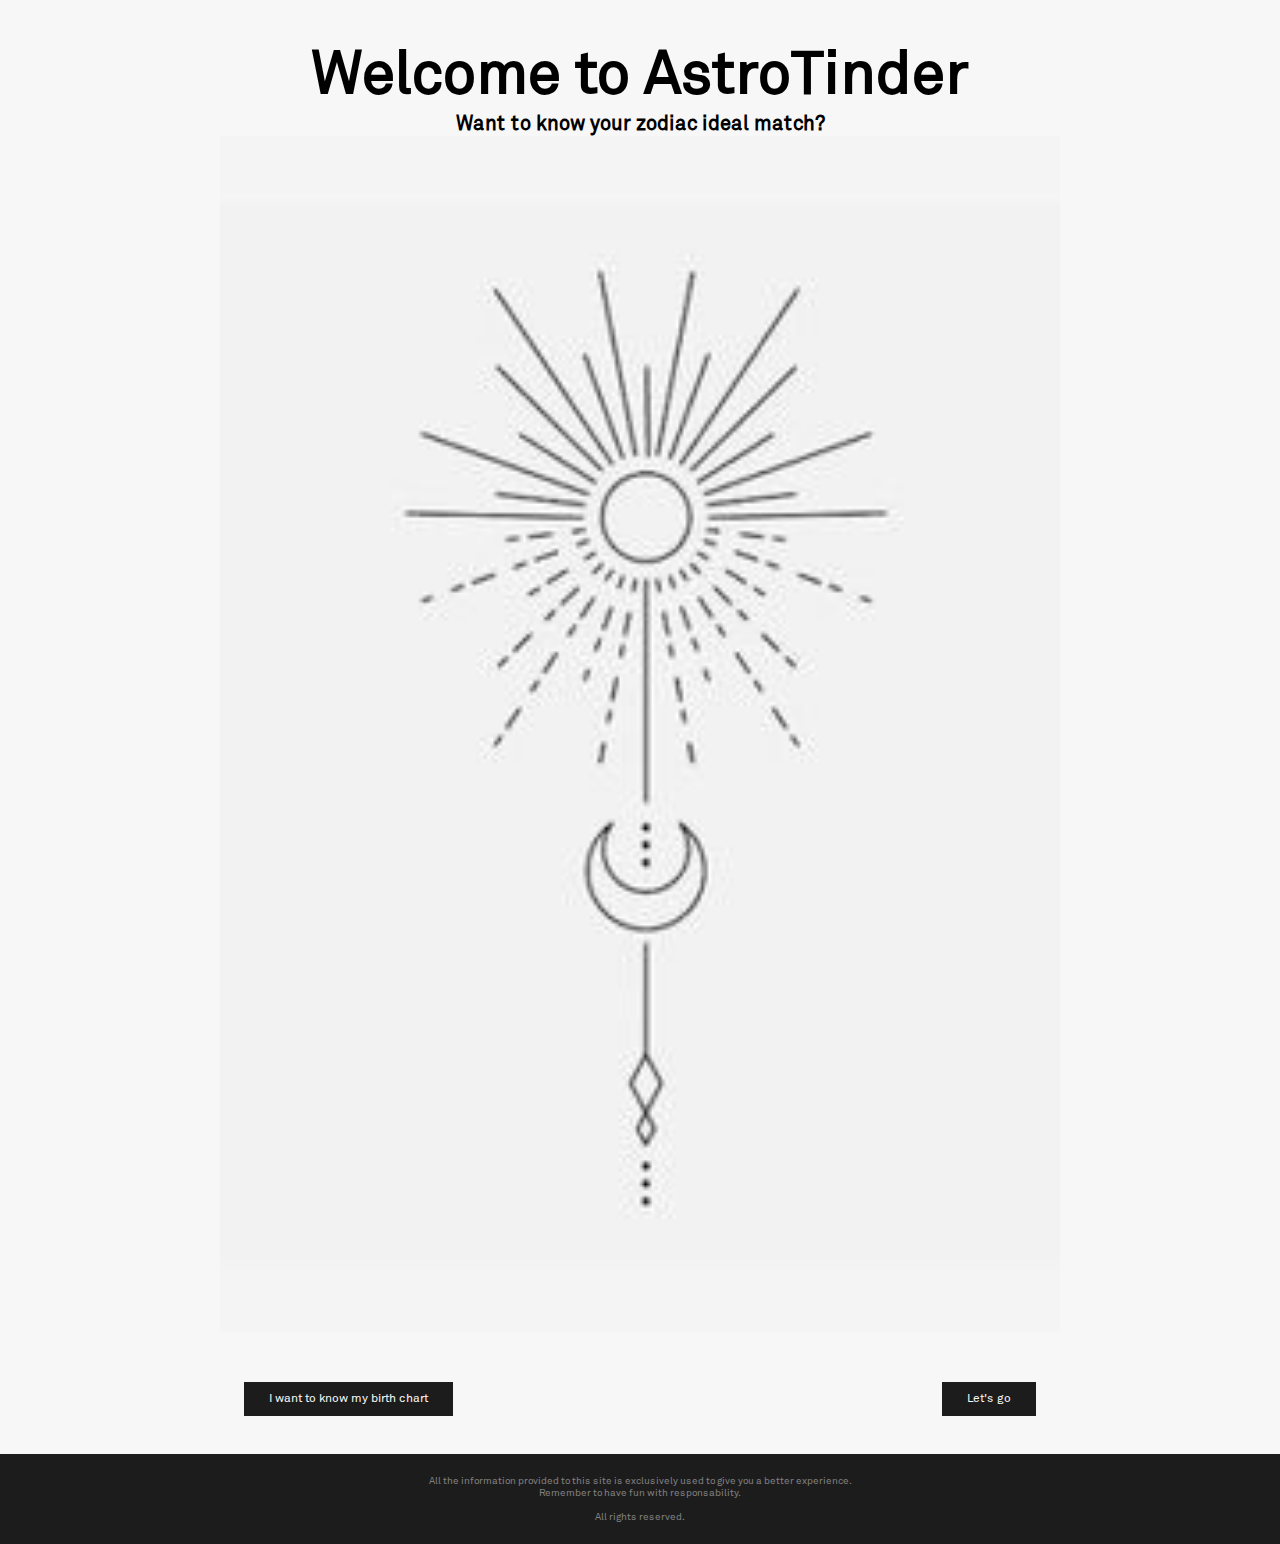
<file: index.html>
<!DOCTYPE html>
<html lang="en">
<head>
    <meta charset="UTF-8">
    <meta http-equiv="X-UA-Compatible" content="IE=edge">
    <meta name="viewport" content="width=device-width, initial-scale=1.0">
    <title>AstroTinder</title>
    <link rel="stylesheet" href="style1.css">
</head>
<body>
    <header> 
        <div class="tit">
            <h1>Welcome to AstroTinder</h1>
            <h6>Want to know your zodiac ideal match?</h6>
            <img src="lp.png" alt="Astrology pic" width=70%>
        </div>  
    </header>
    <main>
        <div class="boton">
            <button onclick="location.href='birth.html'">I want to know my birth chart</button>
            <button onclick="location.href='first.html'">Let's go</button>
        </div>
    </main>
    <br/><br/>
    <footer>
        All the information provided to this site is exclusively used to give you a better experience.<br/>
        Remember to have fun with responsability.<br/><br/>
        All rights reserved.
    </footer>
</body>
</html>
</file>
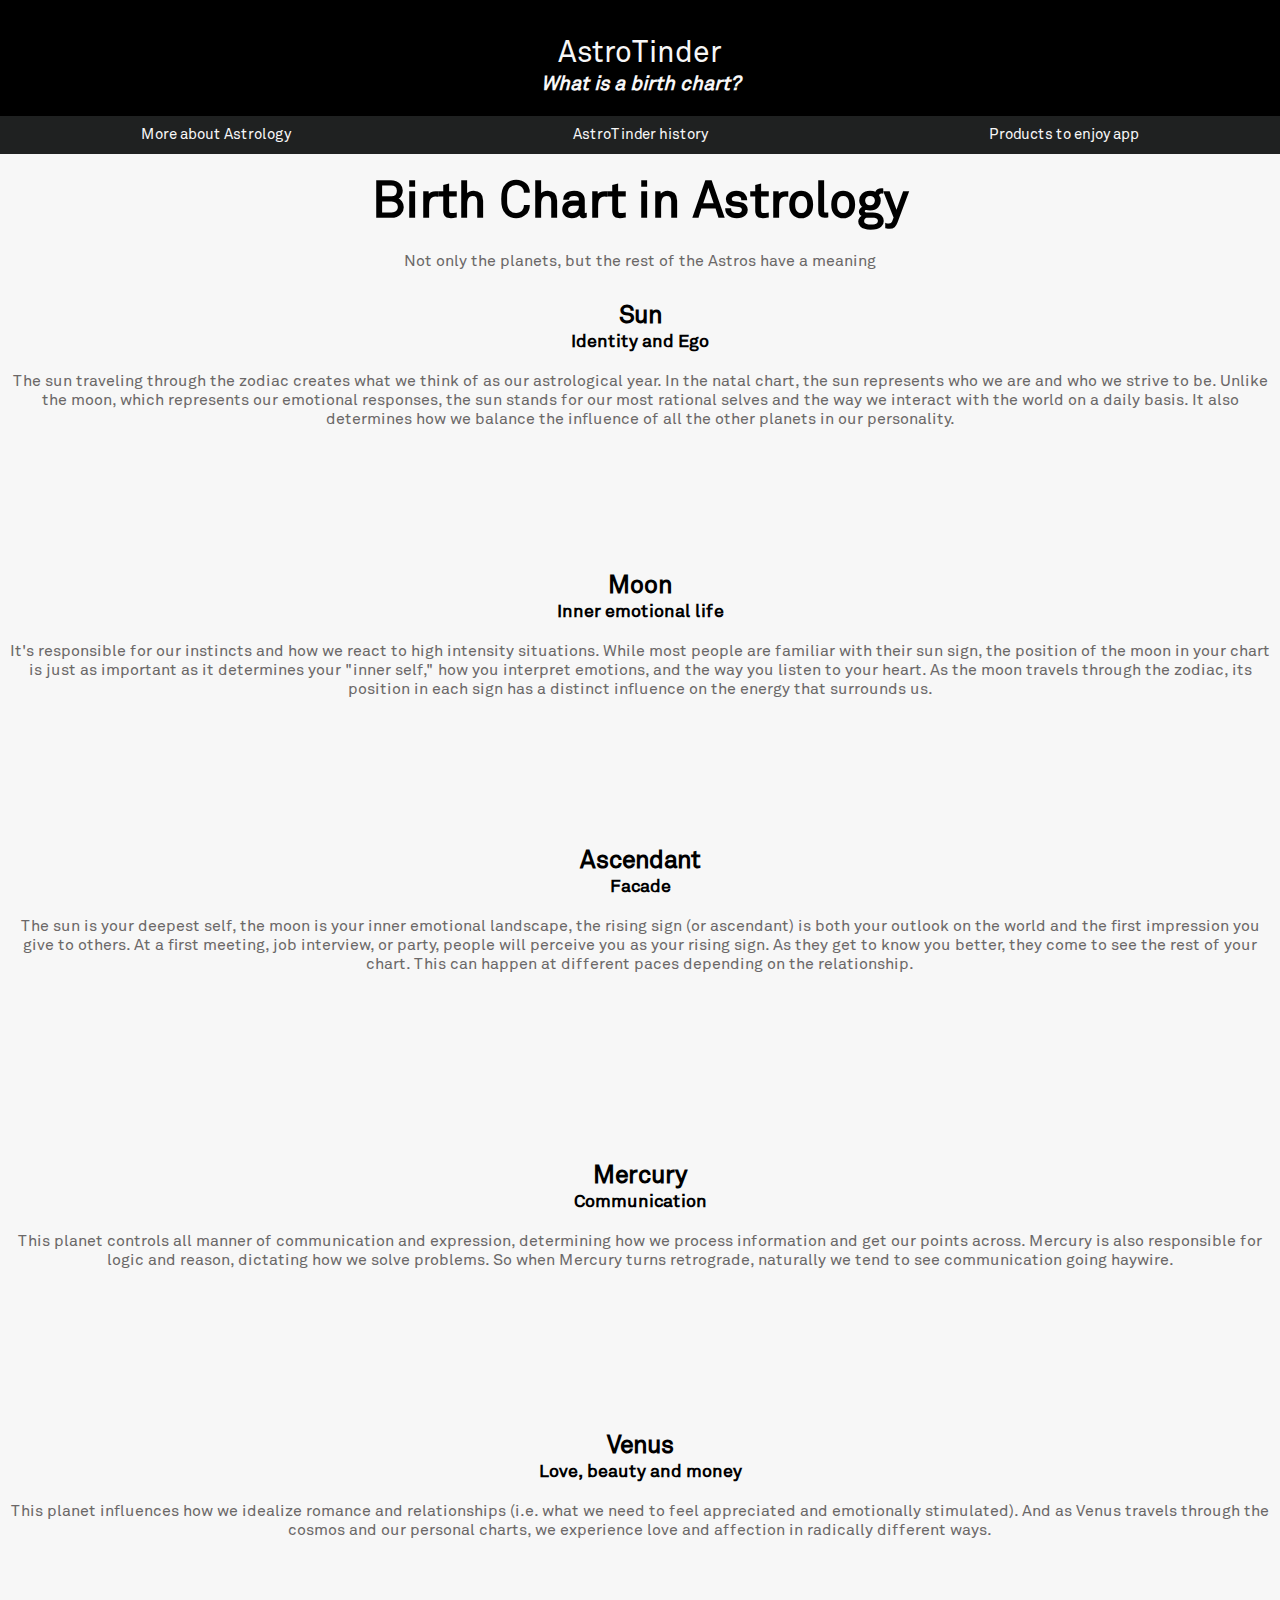
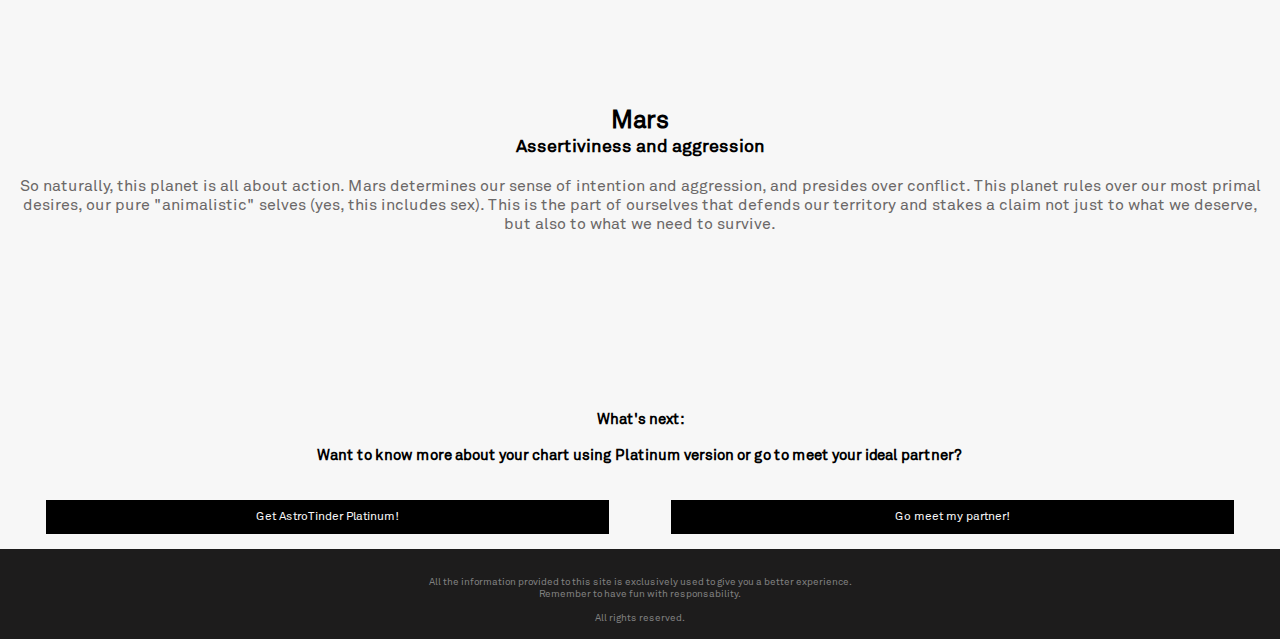
<file: birth.html>
<!DOCTYPE html>
<html lang="en">
<head>
    <meta charset="UTF-8">
    <meta http-equiv="X-UA-Compatible" content="IE=edge">
    <meta name="viewport" content="width=device-width, initial-scale=1.0">
    <title>Birth Chart</title>
    <link rel="stylesheet" href="style2.css">
</head>
<body>
    <header>
        <br/>AstroTinder<br/>
        <h6>What is a birth chart? </h6>
    </header>
    <main>
        <ul>
            <a href=""><li>More about Astrology</li></a>
            <a href=""><li>AstroTinder history</li></a>
            <a href=""><li>Products to enjoy app</li></a>
        </ul>
        <br/>
        <h3>Birth Chart in Astrology</h3><br/>
        <p class="sub">Not only the planets, but the rest of the Astros have a meaning</p>
        <div class="tresbloquesf">
            <div class="d1">
                <h2>Sun</h2>
                <h4>Identity and Ego</h4><br/>
                <p>The sun traveling through the zodiac creates what we think of as our astrological year. In the natal chart, the sun represents who we are and who we strive to be. Unlike the moon, which represents our emotional responses, the sun stands for our most rational selves and the way we interact with the world on a daily basis. It also determines how we balance the influence of all the other planets in our personality.</p><br/>
                
            </div>
            <div class="d2">
                <h2>Moon</h2>
                <h4>Inner emotional life</h4><br/>
                <p>It's responsible for our instincts and how we react to high intensity situations. While most people are familiar with their sun sign, the position of the moon in your chart is just as important as it determines your "inner self," how you interpret emotions, and the way you listen to your heart. As the moon travels through the zodiac, its position in each sign has a distinct influence on the energy that surrounds us.</p><br/>
                
            </div>
            <div class="d3">
                <h2>Ascendant</h2>
                <h4>Facade</h4><br/>
                <p>The sun is your deepest self, the moon is your inner emotional landscape, the rising sign (or ascendant) is both your outlook on the world and the first impression you give to others. At a first meeting, job interview, or party, people will perceive you as your rising sign. As they get to know you better, they come to see the rest of your chart. This can happen at different paces depending on the relationship.</p><br/>
            </div>
        </div>
        <div class="tresbloquess">
            <div class="d1">
                <h2>Mercury</h2>
                <h4>Communication</h4><br/>
                <p>This planet controls all manner of communication and expression, determining how we process information and get our points across. Mercury is also responsible for logic and reason, dictating how we solve problems. So when Mercury turns retrograde, naturally we tend to see communication going haywire. </p><br/>
            </div>
            <div class="d2">
                <h2>Venus</h2>
                <h4>Love, beauty and money</h4><br/>
                <p>This planet influences how we idealize romance and relationships (i.e. what we need to feel appreciated and emotionally stimulated). And as Venus travels through the cosmos and our personal charts, we experience love and affection in radically different ways.</p><br/>
            </div>
            <div class="d3">
                <h2>Mars</h2>
                <h4>Assertiviness and aggression</h4><br/>
                <p>So naturally, this planet is all about action. Mars determines our sense of intention and aggression, and presides over conflict. This planet rules over our most primal desires, our pure "animalistic" selves (yes, this includes sex). This is the part of ourselves that defends our territory and stakes a claim not just to what we deserve, but also to what we need to survive.</p><br/>
            </div>
        </div>
        <h5>What's next: <br/><br/> Want to know more about your chart using Platinum version or go to meet your ideal partner?</h5>
        <div class="boton">
            <button onclick="location.href='formulario.html'">Get AstroTinder Platinum!</button>
            <button onclick="location.href='first.html'">Go meet my partner!</button>
        </div>
        
    </main>
    <footer>
        <br/>
        All the information provided to this site is exclusively used to give you a better experience.<br/>
        Remember to have fun with responsability.<br/><br/>
        All rights reserved.
    </footer> 
</body>
</html>

<!-- end -->
</file>
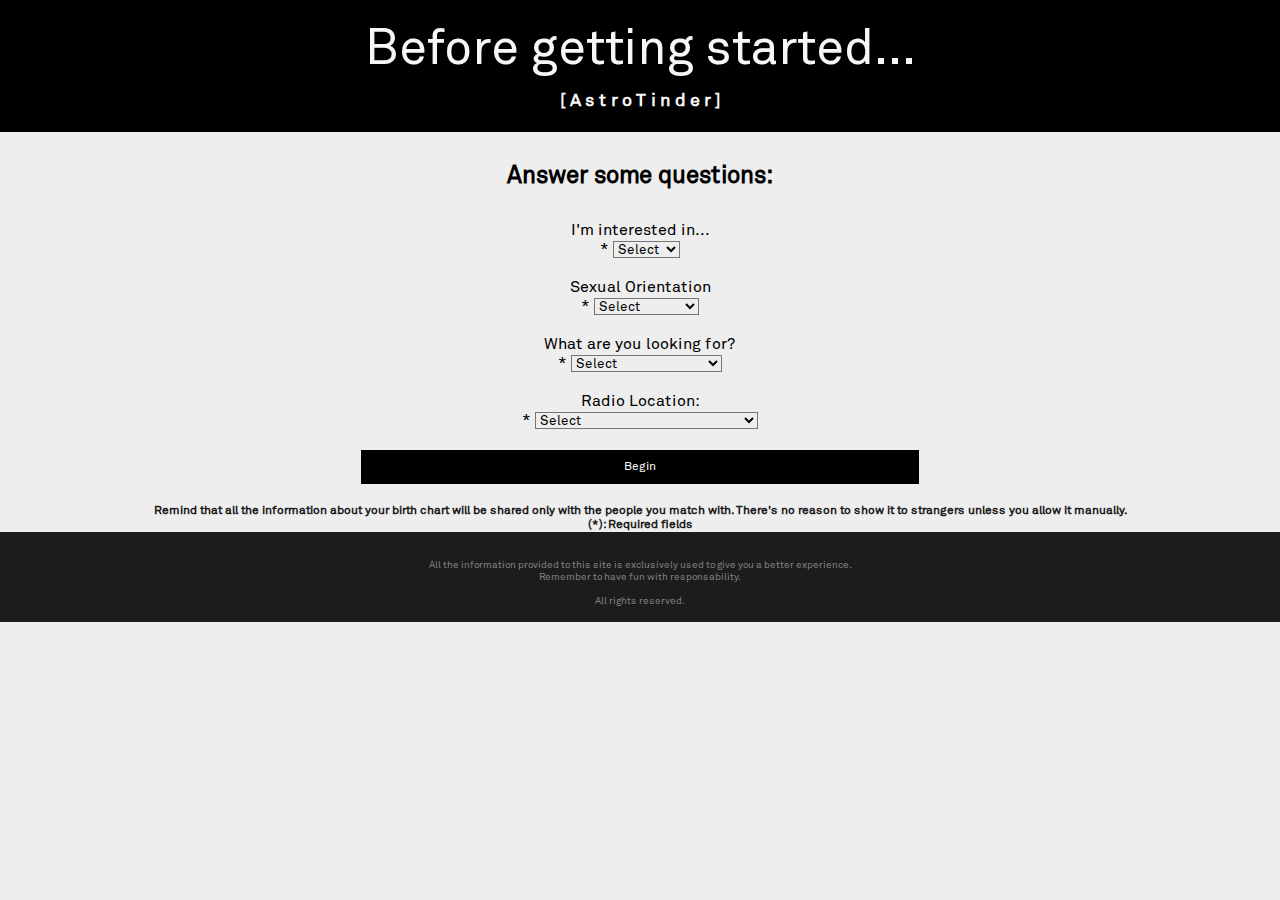
<file: first.html>
<!DOCTYPE html>
<html lang="en">
<head>
    <meta charset="UTF-8">
    <meta http-equiv="X-UA-Compatible" content="IE=edge">
    <meta name="viewport" content="width=device-width, initial-scale=1.0">
    <title>Steps</title>
    <link rel="stylesheet" href="style3.css">
</head>
<body>
    <header>
        Before getting started...
        <h6>[ A s t r o T i n d e r ]</h6>
    </header>
    <main>
        <h2>Answer some questions:</h2>
        <div class="primera">I'm interested in...<br/>*
        <select name="Gender" id="" required>
            <option value="">Select</option>
            <option value="1">Men</option>
            <option value="1">Women</option>
            <option value="1">Both</option>
        </select></div><br/>
        <div class="primera">Sexual Orientation<br/>*
            <select name="Gender" id="" required>
                <option value="">Select</option>
                <option value="1">Heterosexual</option>
                <option value="1">Homosexual</option>
                <option value="1">Transexual</option>
                <option value="1">Bisexual</option>
                <option value="1">Other</option>
            </select></div><br/>
        <div class="primera">What are you looking for?<br/>*
        <select name="option" id="" required>
            <option value="">Select</option>
            <option value="1">Casual dating</option>
            <option value="1">Nothing serious</option>
            <option value="1">Relationship</option>
            <option value="1">Just friends</option>
            <option value="1">Sugar baby</option>
            <option value="1">Sugar mommy/daddy</option>
            <option value="1">I don't know</option>
        </div></select><br/><br/>
        <div class="primera">Radio Location:<br/>*
        <select name="location" id="" required>
            <option value="">Select</option>
            <option value="1">Closer (0-6km)</option>
            <option value="1">Further (0-12km)</option>
            <option value="1">Any province</option>
            <option value="1">Same country</option>
            <option value="1">Worldwide (only for Gold+ users)</option>
        </div></select><br/>
        <div class="boton">
            <button onclick="location.href='options.html'">Begin</button>
        </div>
        <h5>Remind that all the information about your birth chart will be shared only with the people you match with. There's no reason to show it to strangers unless you allow it manually.     </h5>
        <h5>(*): Required fields</h5>
    </main>
    <footer>
        <br/>
        All the information provided to this site is exclusively used to give you a better experience.<br/>
        Remember to have fun with responsability.<br/><br/>
        All rights reserved.
</body>
</html>
</file>
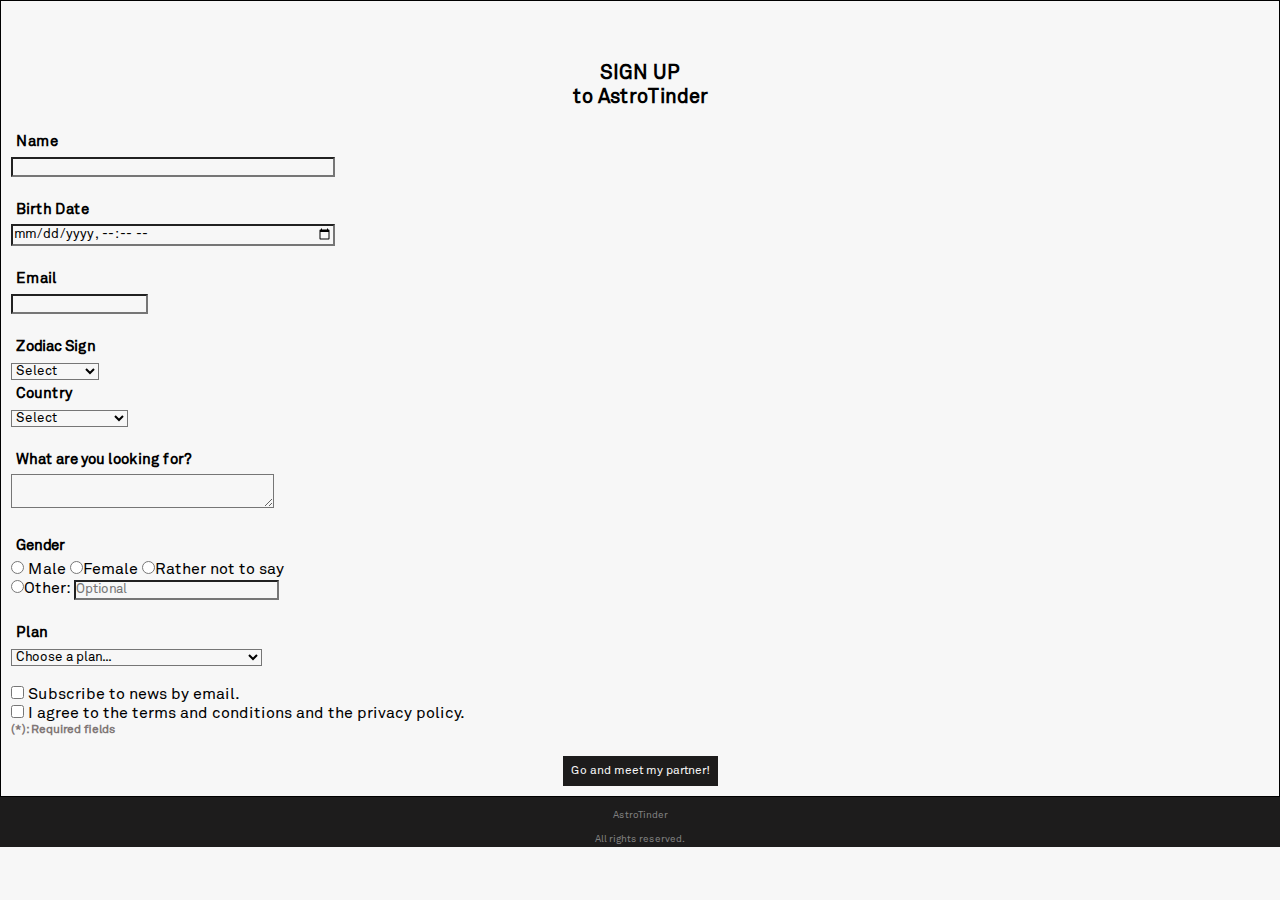
<file: formulario.html>
<!DOCTYPE html>
<html lang="en">
<head>
    <meta charset="UTF-8">
    <meta http-equiv="X-UA-Compatible" content="IE=edge">
    <meta name="viewport" content="width=device-width, initial-scale=1.0">
    <title>Sign up | AstroTinder</title>
</head>
    <link rel="stylesheet" href="style.css">
<body>
    <div id="container">
            <form action="">
                <div class="fondo">
                    <h1>SIGN UP <br/>to AstroTinder</h1>
                    <label for=""> <br/><p>Name</p> 
                    <input name="name" type="text" minlength="2" required>
                    </label>
                    <br/>
                    <label for=""> <br/><p>Birth Date</p>
                    <input name="age" type="datetime-local" required>
                    </label>
                    <br/>   
                    <label for=""> <br/><p>Email</p>
                        <input name="email" type="email" required>
                        </label>
                        <br/>   
                    <label for=""> <br/><p>Zodiac Sign</p>
                    </label>
                    <select name="zodiac sign" id="" required>
                        <option value="">Select</Moneda></option>
                        <option value="1">Aries</option>
                        <option value="1">Taurus</option>
                        <option value="1">Gemini</option>
                        <option value="1">Cancer</option>
                        <option value="1">Leo</option>
                        <option value="1">Virgo</option>
                        <option value="1">Libra</option>
                        <option value="1">Scorpio</option>
                        <option value="1">Sagittarius</option>
                        <option value="1">Capricorn</option>
                        <option value="1">Aquarius</option>
                        <option value="1">Pisces</option>
                    </select>
                    <label for=""> <br/><p>Country</p>
                    </label>
                    <select name="Country" id="" required>
                        <option value="">Select</Moneda></option>
                        <option value="1">Peru</option>
                        <option value="1">Argentina</option>
                        <option value="1">Colombia</option>
                        <option value="1">Venezuela</option>
                        <option value="1">Ecuador</option>
                        <option value="1">Brazil</option>
                        <option value="1">Chile</option>
                        <option value="1">Mexico</option>
                        <option value="1">Estados Unidos</option>
                        <option value="1">Paraguay</option>
                        <option value="1">Uruguay</option>

                    </select>
                    <br/>
                    <label for=""> <br/><p>What are you looking for?</p>
                    <textarea name id rows="2" cols="40" minlength="6" required></textarea>   
                    </label>
                    <br/>
                    <label for=""><br/><p>Gender</p>
                        <label>
                            <input name="Gender" type="radio" required> Male
                        </label>
                        <label>
                            <input name="Gender" type="radio">Female
                        </label>
                        <label>
                            <input name="Gender" type="radio">Rather not to say
                        </label>
                        <br/>
                        <label>
                            <input name="Gender" type="radio">Other:
                            <input name="Gender" type="text" placeholder="Optional" size="31">
                            <br/>
                        </label>
                    </label>
                    <label for=""><br/><p> Plan</p>
                        <select name="" id= "" required>
                            <option value="">Choose a plan...</option>
                            <option value="1"> Free</option>
                            <option value="1"> Gold: $24.99 per month (monthly) </option>
                            <option value="1"> Platinum: $19.99 per month (3 months)</option>
                            <option value="1"> Diamond: $10.99 per month (6 months)</option>
                        </select>
                    </label><br/><br/>
                    <label>
                    <label>
                        <input name="" type="checkbox"> Subscribe to news by email.
                    </label> <br/>
                    <label>
                        <input name="" type="checkbox" required> I agree to the terms and conditions and the privacy policy.
                    </label>

            
                <h6>(*): Required fields</h6>
                <br/>
                <div class="boton">
                    <button onclick="location.href='index.html'"> Go and meet my partner!</button>
                </div>
                </div> 
                
            </form>
    </div>
    <footer>
        <br/>
        AstroTinder<br/><br/>
        All rights reserved.
    </footer> 
    
</body>
</html>
</file>
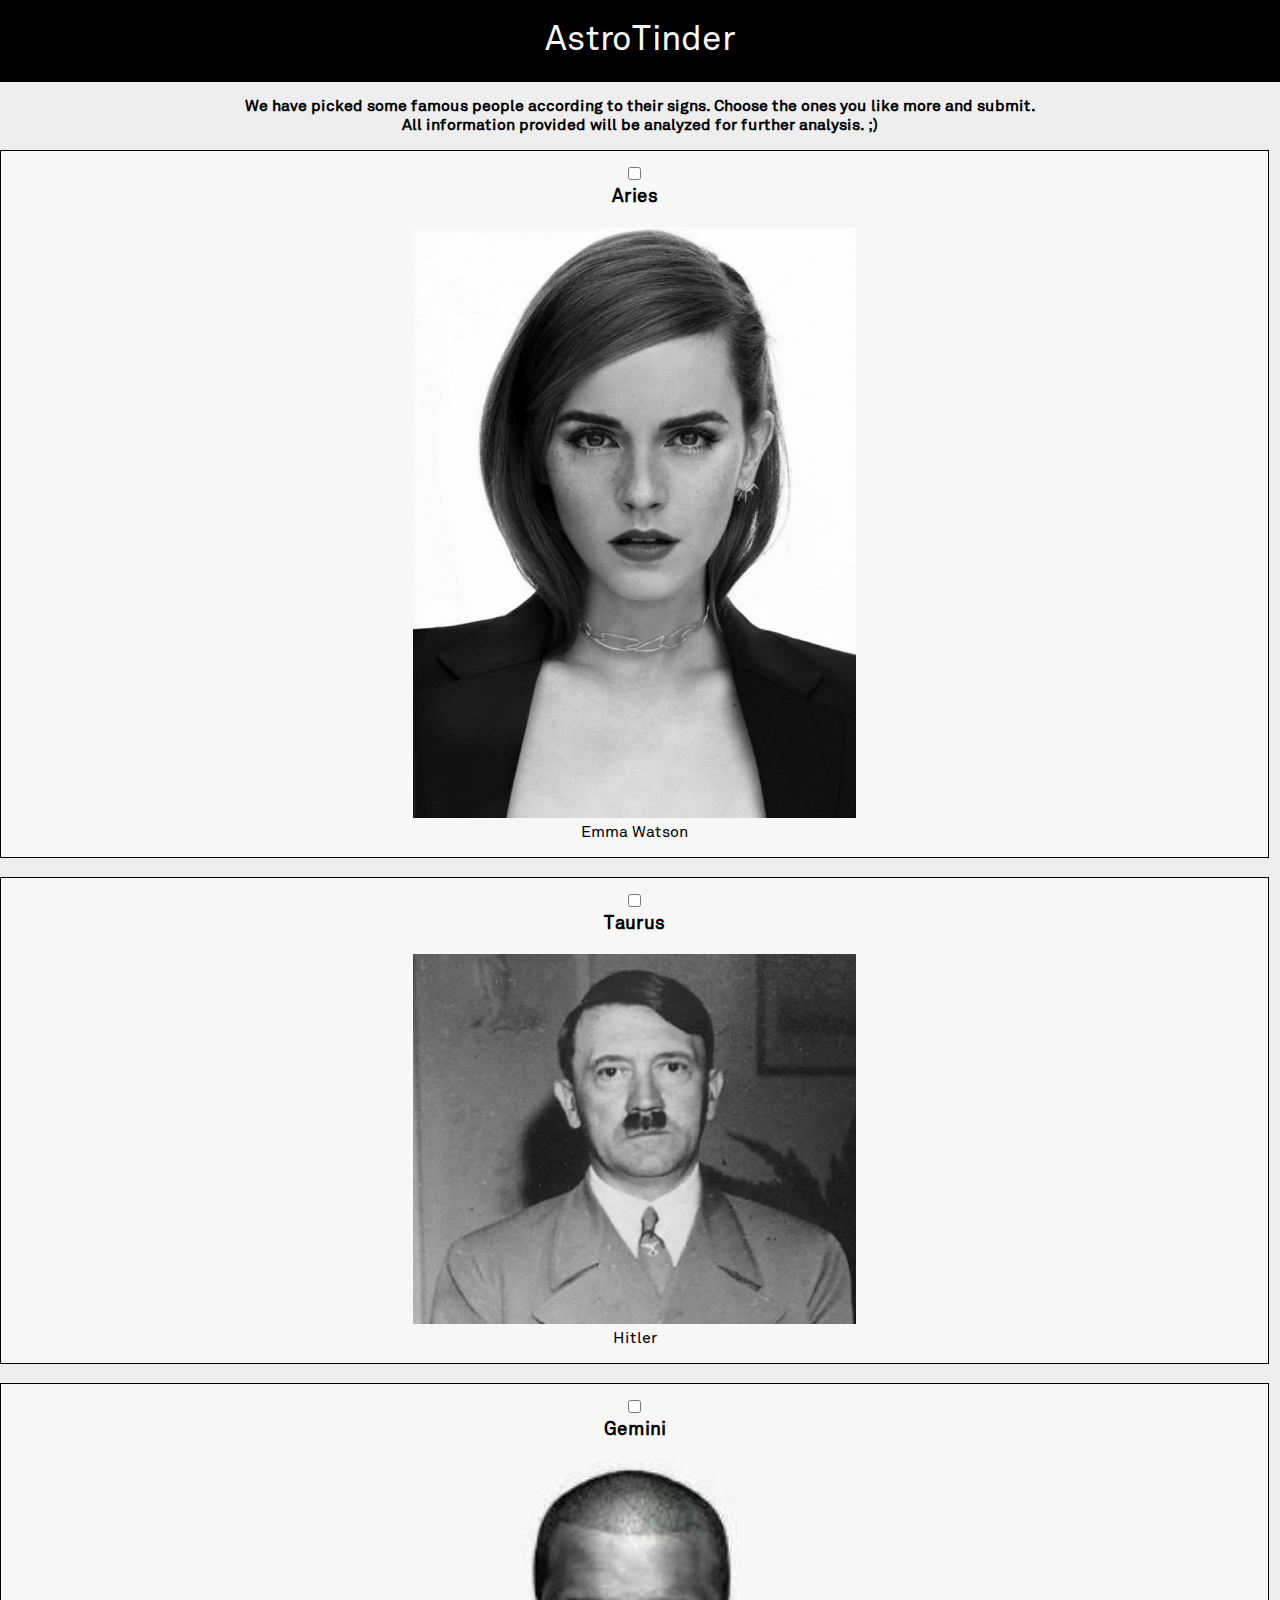
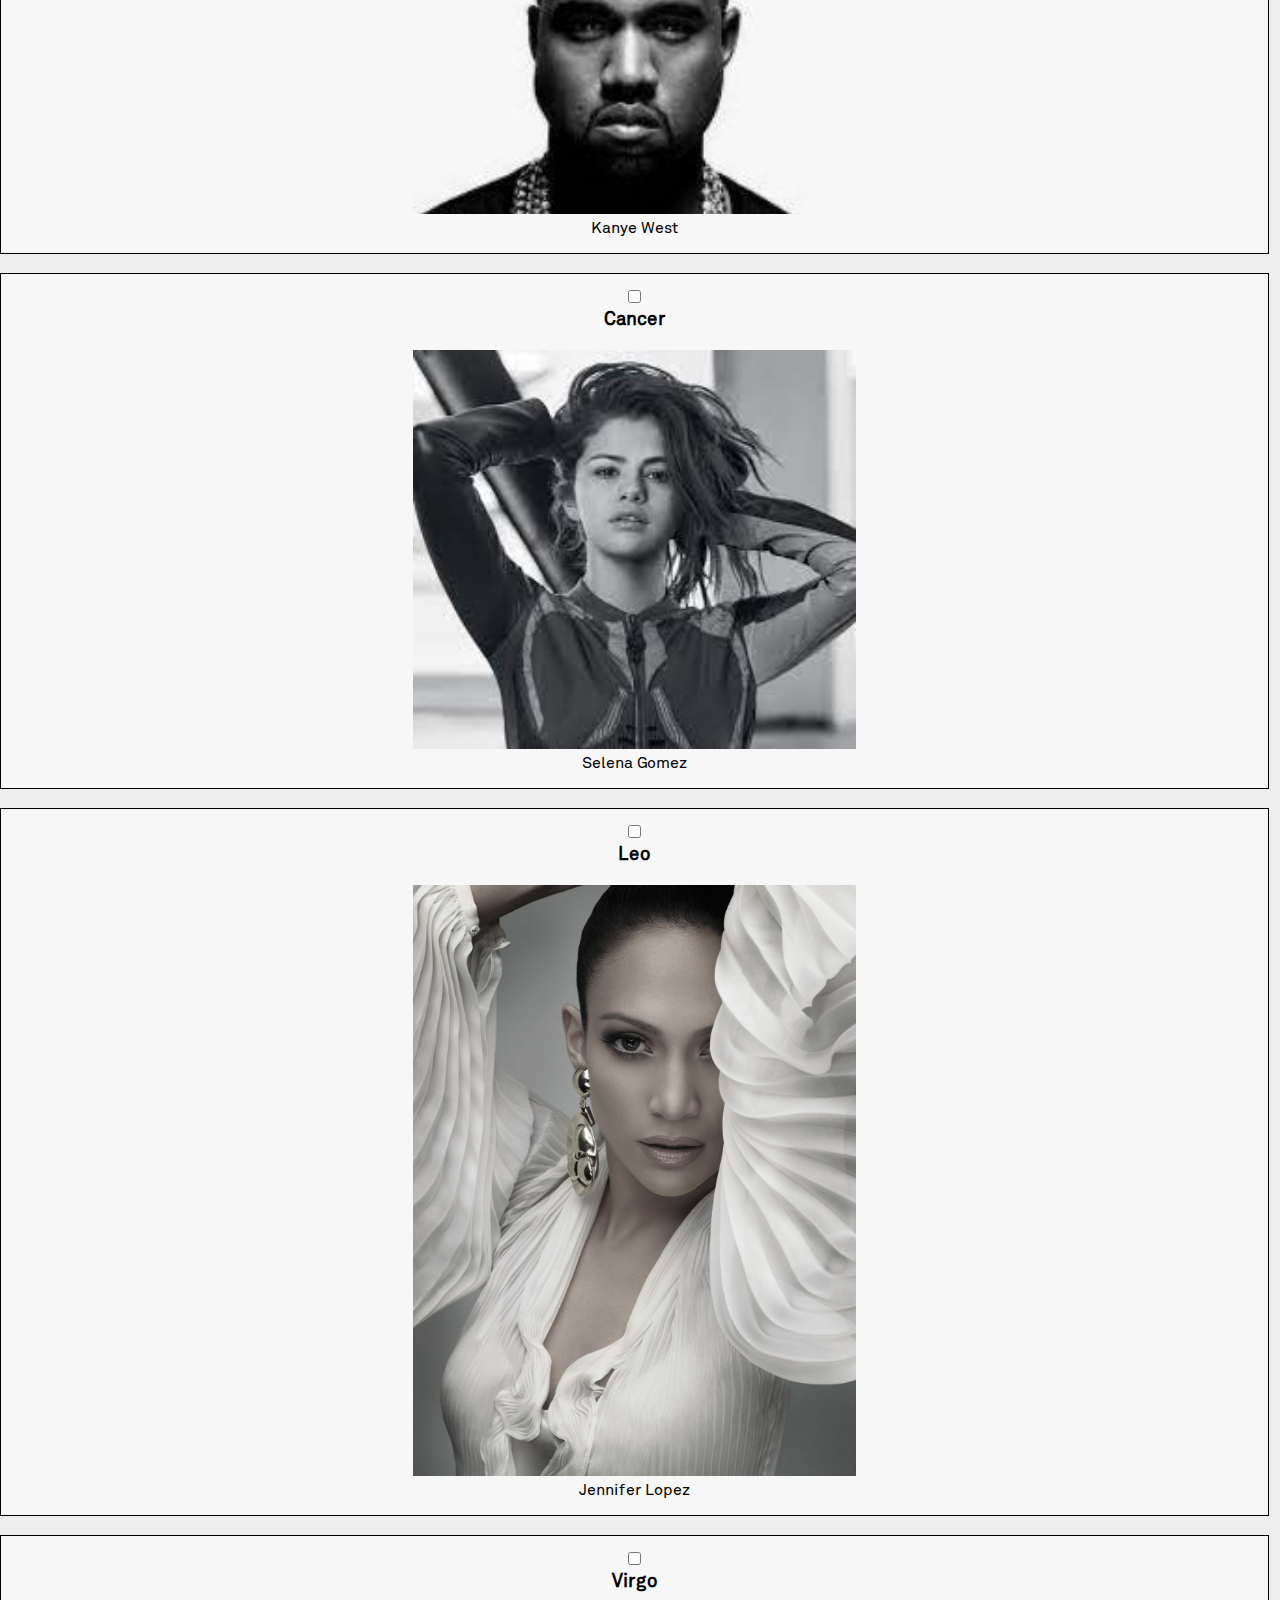
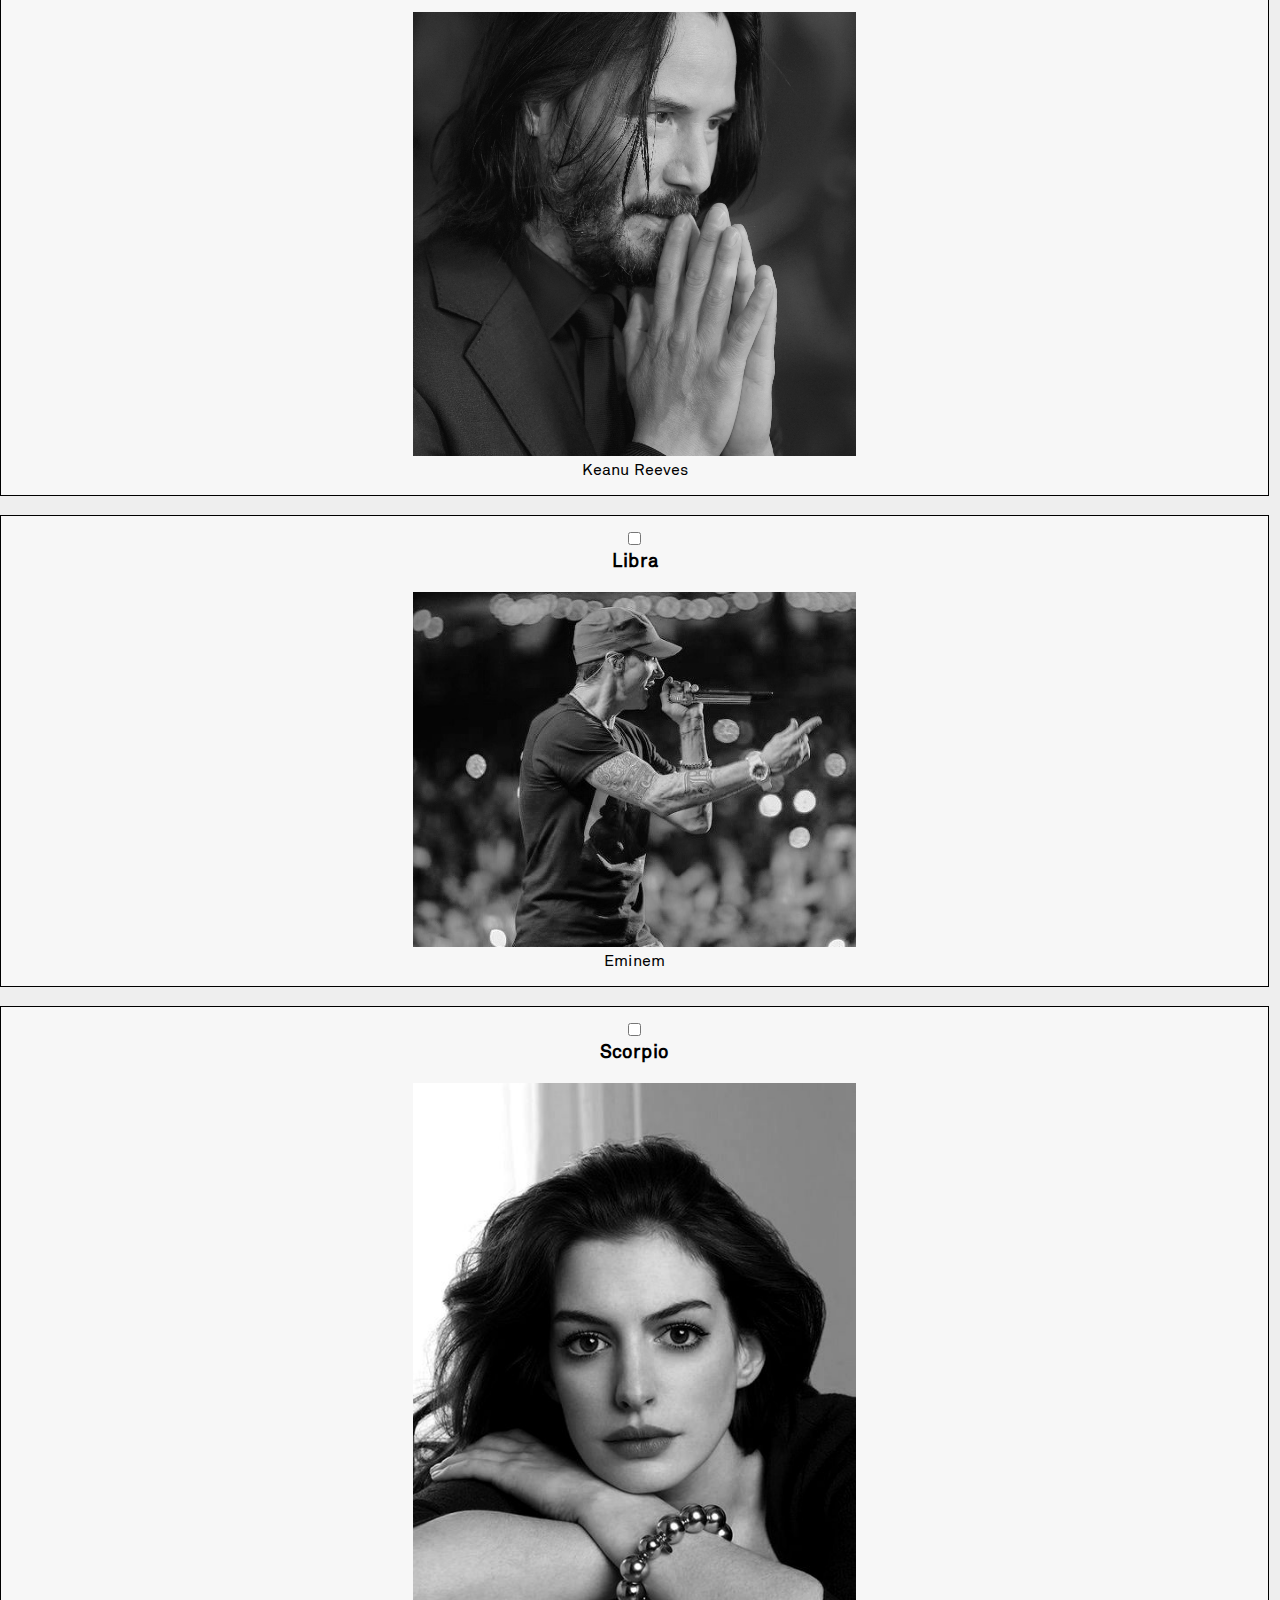
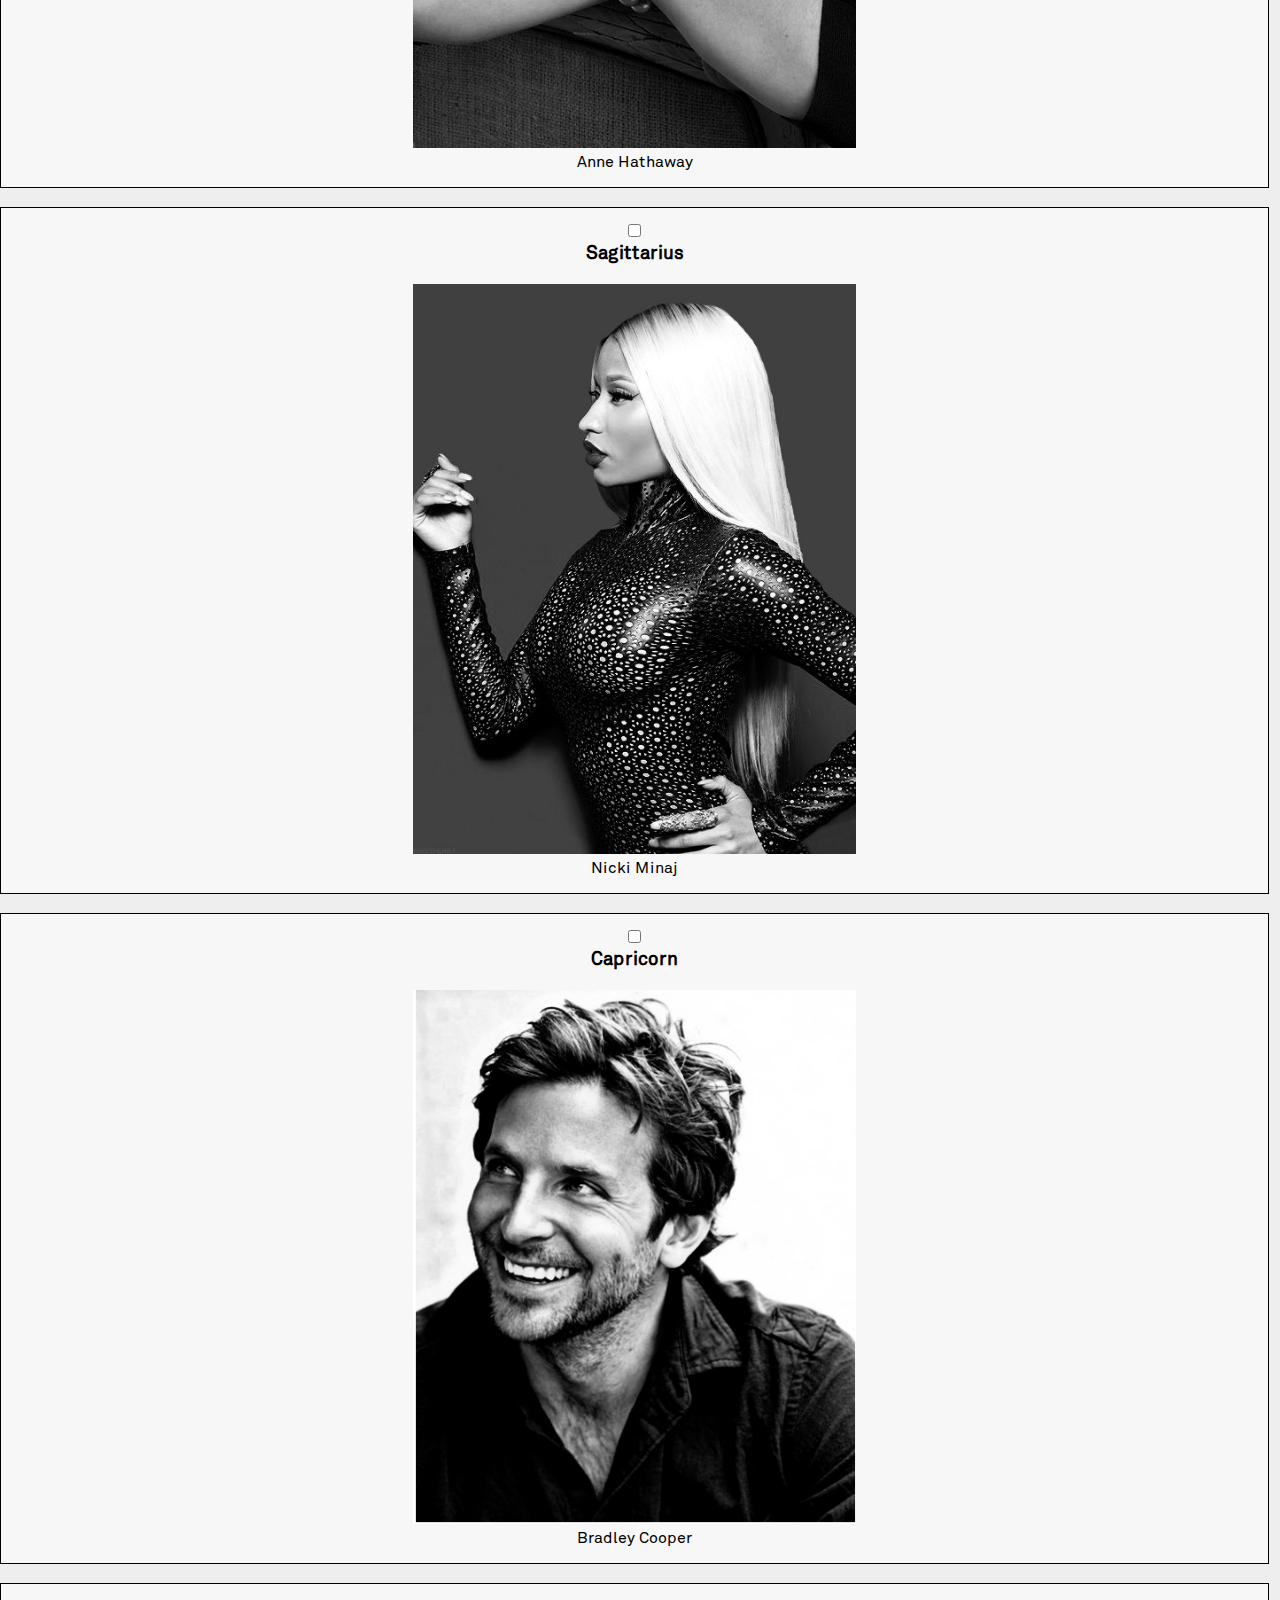
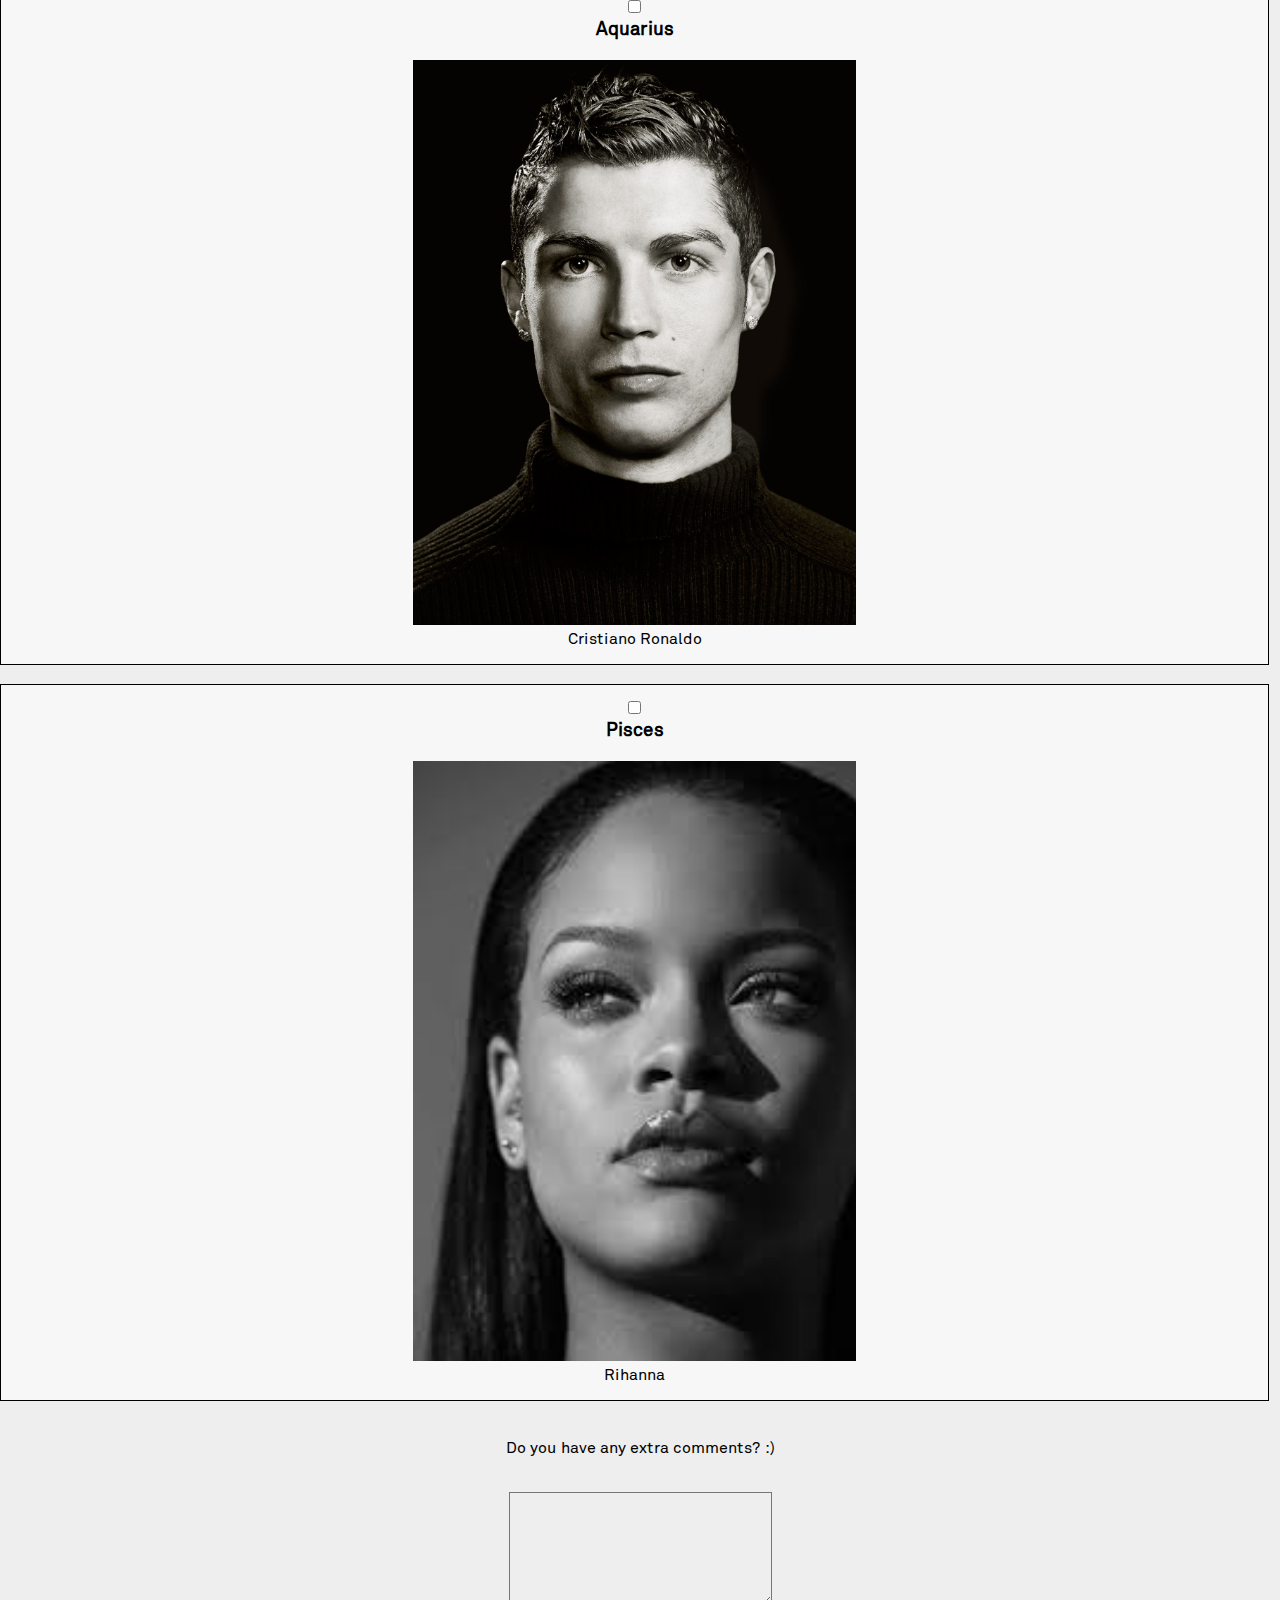
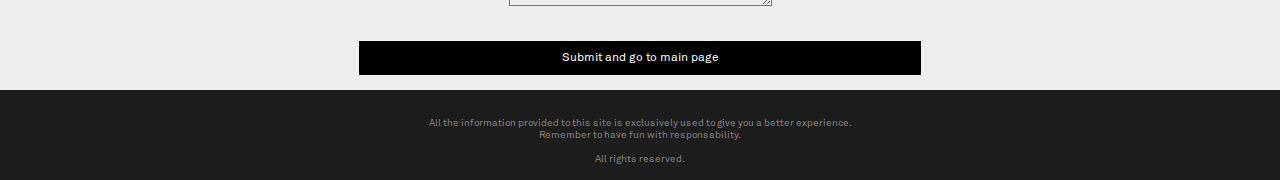
<file: options.html>
<!DOCTYPE html>
<html lang="en">
<head>
    <meta charset="UTF-8">
    <meta http-equiv="X-UA-Compatible" content="IE=edge">
    <meta name="viewport" content="width=device-width, initial-scale=1.0">
    <title>AstroTinder Test</title>
    <link rel="stylesheet" href="style4.css">
</head>
<body>
    <header>
        AstroTinder<br/>
    </header>
    <main>
        <h4>We have picked some famous people according to their signs. Choose the ones you like more and submit.<br/>
        All information provided will be analyzed for further analysis. ;)</h4>
        <div class="opciones">
            <div class="option">
                <input name="" type="checkbox"><h3>Aries</h3><br/>
                <img src="emma.png" alt="Emma Watson" width="35%">
                <br/>Emma Watson
            </div>
            <br/>
            </div>
            <div class="option">
                <input name="" type="checkbox"><h3>Taurus</h3><br/>
                <img src="hitler.png" alt="Hitler" width="35%">
                <br/>Hitler
            </div>
            <br/>
            <div class="option">
                <input name="" type="checkbox"><h3>Gemini</h3><br/>
                <img src="kanye.png" alt="Kanye West" width="35%">
                <br/>Kanye West
            </div>
            <br/>
            <div class="option">
                <input name="" type="checkbox"><h3>Cancer</h3><br/>
                <img src="selena.png" alt="Selena Gomez" width="35%">
                <br/>Selena Gomez
            </div>
            <br/>
            <div class="option">
                <input name="" type="checkbox"><h3>Leo</h3><br/>
                <img src="jlo.png" alt="Jennifer Lopez" width="35%">
                <br/>Jennifer Lopez
            </div>
            <br/>
            <div class="option">
                <input name="" type="checkbox"><h3>Virgo</h3><br/>
                <img src="revees.png" alt="Keanu Reeves" width="35%">
                <br/>Keanu Reeves
            </div>
            <br/>
            <div class="option">
                <input name="" type="checkbox"><h3>Libra</h3><br/>
                <img src="eminem.png" alt="Eminem" width="35%">
                <br/>Eminem
            </div>
            <br/>
            <div class="option">
                <input name="" type="checkbox"><h3>Scorpio</h3><br/>
                <img src="anne.png" alt="Anne Hathaway" width="35%">
                <br/>Anne Hathaway
            </div>
            <br/>
            <div class="option">
                <input name="" type="checkbox"><h3>Sagittarius</h3><br/>
                <img src="minaj.png" alt="Nicki Minaj" width="35%">
                <br/>Nicki Minaj
            </div>
            <br/>
            <div class="option">
                <input name="" type="checkbox"><h3>Capricorn</h3><br/>
                <img src="bradley.png" alt="Bradley Cooper" width="35%">
                <br/>Bradley Cooper
            </div>
            <br/>
            <div class="option">
                <input name="" type="checkbox"><h3>Aquarius</h3><br/>
                <img src="cr7.png" alt="CR7" width="35%">
                <br/>Cristiano Ronaldo
            </div>
            <br/>
            <div class="option">
                <input name="" type="checkbox"><h3>Pisces</h3><br/>
                <img src="rihanna.png" alt="Rihanna" width="35%">
                <br/>Rihanna
            </div>
            <br/>
        </div>
        <br/>
        <p>Do you have any extra comments? :)</p>
        <div class="extra">
        <label for=""> <br/>
            <textarea name id rows="7" cols="40" minlength="6" required></textarea>   
        </label>
        </div>
        <div class="boton">
        <button onclick="location.href='index.html'">Submit and go to main page</button>
        </div>
    </main>
    <footer>
        <br/>
        All the information provided to this site is exclusively used to give you a better experience.<br/>
        Remember to have fun with responsability.<br/><br/>
        All rights reserved.
    </footer> 
</body>
</html>
</file>
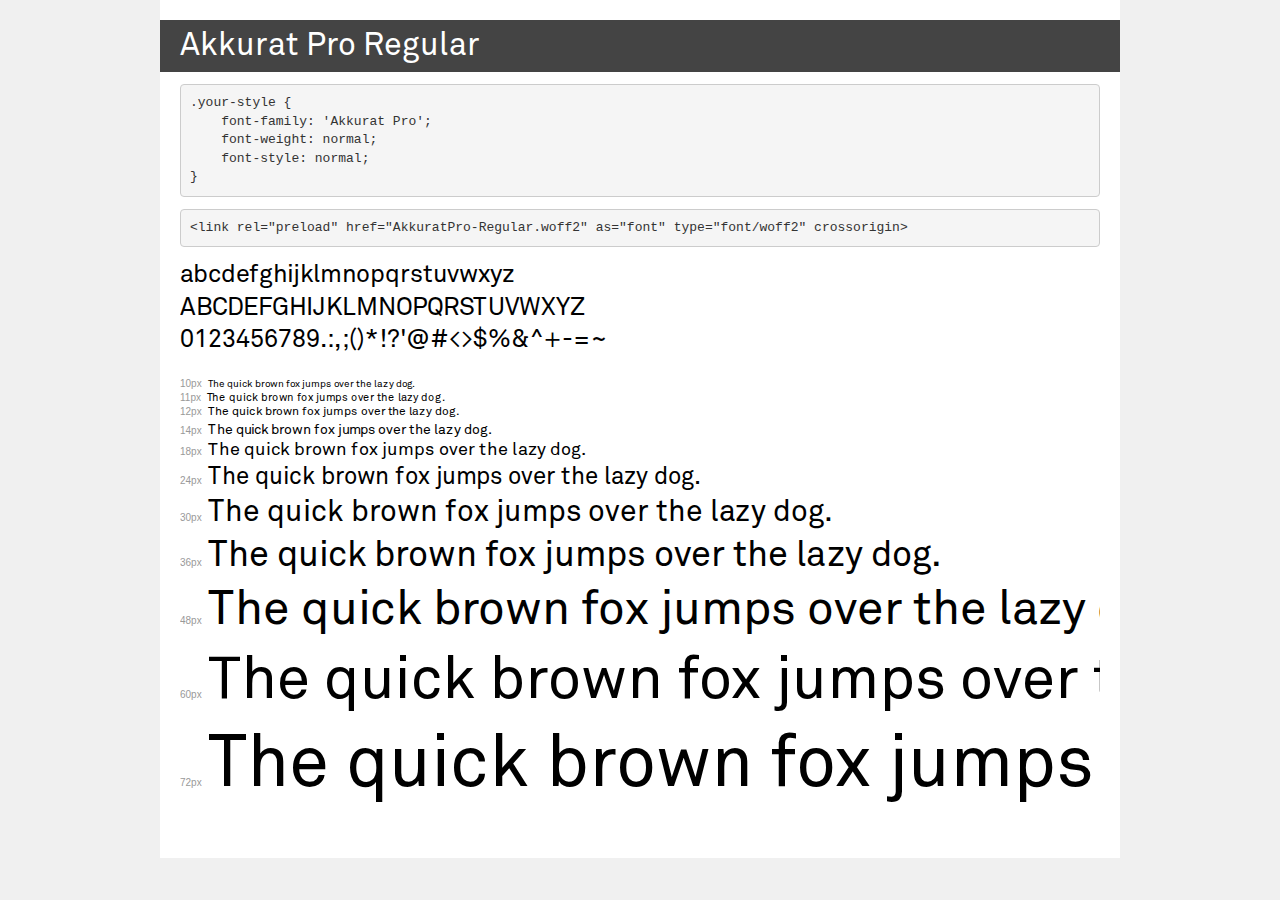
<file: font/fontr/demo.html>
<!DOCTYPE html>
<html lang="en">
<head>
    <meta charset="utf-8">
    <meta http-equiv="X-UA-Compatible" content="IE=edge">
    <meta name="viewport" content="width=device-width, initial-scale=1">
    <meta name="robots" content="noindex, noarchive">
    <meta name="format-detection" content="telephone=no">
    <title>Transfonter demo</title>
    <link href="stylesheet.css" rel="stylesheet">
    <style>
        /*
        http://meyerweb.com/eric/tools/css/reset/
        v2.0 | 20110126
        License: none (public domain)
        */
        html, body, div, span, applet, object, iframe,
        h1, h2, h3, h4, h5, h6, p, blockquote, pre,
        a, abbr, acronym, address, big, cite, code,
        del, dfn, em, img, ins, kbd, q, s, samp,
        small, strike, strong, sub, sup, tt, var,
        b, u, i, center,
        dl, dt, dd, ol, ul, li,
        fieldset, form, label, legend,
        table, caption, tbody, tfoot, thead, tr, th, td,
        article, aside, canvas, details, embed,
        figure, figcaption, footer, header, hgroup,
        menu, nav, output, ruby, section, summary,
        time, mark, audio, video {
            margin: 0;
            padding: 0;
            border: 0;
            font-size: 100%;
            font: inherit;
            vertical-align: baseline;
        }
        /* HTML5 display-role reset for older browsers */
        article, aside, details, figcaption, figure,
        footer, header, hgroup, menu, nav, section {
            display: block;
        }
        body {
            line-height: 1;
        }
        ol, ul {
            list-style: none;
        }
        blockquote, q {
            quotes: none;
        }
        blockquote:before, blockquote:after,
        q:before, q:after {
            content: '';
            content: none;
        }
        table {
            border-collapse: collapse;
            border-spacing: 0;
        }
        /* demo styles */
        body {
            background: #f0f0f0;
            color: #000;
        }
        .page {
            background: #fff;
            width: 920px;
            margin: 0 auto;
            padding: 20px 20px 0 20px;
            overflow: hidden;
        }
        .font-container {
            overflow-x: auto;
            overflow-y: hidden;
            margin-bottom: 40px;
            line-height: 1.3;
            white-space: nowrap;
            padding-bottom: 5px;
        }
        h1 {
            position: relative;
            background: #444;
            font-size: 32px;
            color: #fff;
            padding: 10px 20px;
            margin: 0 -20px 12px -20px;
        }
        .letters {
            font-size: 25px;
            margin-bottom: 20px;
        }
        .s10:before {
            content: '10px';
        }
        .s11:before {
            content: '11px';
        }
        .s12:before {
            content: '12px';
        }
        .s14:before {
            content: '14px';
        }
        .s18:before {
            content: '18px';
        }
        .s24:before {
            content: '24px';
        }
        .s30:before {
            content: '30px';
        }
        .s36:before {
            content: '36px';
        }
        .s48:before {
            content: '48px';
        }
        .s60:before {
            content: '60px';
        }
        .s72:before {
            content: '72px';
        }
        .s10:before, .s11:before, .s12:before, .s14:before,
        .s18:before, .s24:before, .s30:before, .s36:before,
        .s48:before, .s60:before, .s72:before {
            font-family: Arial, sans-serif;
            font-size: 10px;
            font-weight: normal;
            font-style: normal;
            color: #999;
            padding-right: 6px;
        }
        pre {
            display: block;
            padding: 9px;
            margin: 0 0 12px;
            font-family: Monaco, Menlo, Consolas, "Courier New", monospace;
            font-size: 13px;
            line-height: 1.428571429;
            color: #333;
            font-weight: normal;
            font-style: normal;
            background-color: #f5f5f5;
            border: 1px solid #ccc;
            overflow-x: auto;
            border-radius: 4px;
        }
        /* responsive */
        @media (max-width: 959px) {
            .page {
                width: auto;
                margin: 0;
            }
        }
    </style>
</head>
<body>
<div class="page">
    <div class="demo">
        <h1 style="font-family: 'Akkurat Pro'; font-weight: normal; font-style: normal;">Akkurat Pro Regular</h1>
        <pre title="Usage">.your-style {
    font-family: 'Akkurat Pro';
    font-weight: normal;
    font-style: normal;
}</pre>
        <pre title="Preload (optional)">
&lt;link rel=&quot;preload&quot; href=&quot;AkkuratPro-Regular.woff2&quot; as=&quot;font&quot; type=&quot;font/woff2&quot; crossorigin&gt;</pre>
        <div class="font-container" style="font-family: 'Akkurat Pro'; font-weight: normal; font-style: normal;">
            <p class="letters">
                abcdefghijklmnopqrstuvwxyz<br>
ABCDEFGHIJKLMNOPQRSTUVWXYZ<br>
                0123456789.:,;()*!?'@#&lt;&gt;$%&^+-=~
            </p>
            <p class="s10" style="font-size: 10px;">The quick brown fox jumps over the lazy dog.</p>
            <p class="s11" style="font-size: 11px;">The quick brown fox jumps over the lazy dog.</p>
            <p class="s12" style="font-size: 12px;">The quick brown fox jumps over the lazy dog.</p>
            <p class="s14" style="font-size: 14px;">The quick brown fox jumps over the lazy dog.</p>
            <p class="s18" style="font-size: 18px;">The quick brown fox jumps over the lazy dog.</p>
            <p class="s24" style="font-size: 24px;">The quick brown fox jumps over the lazy dog.</p>
            <p class="s30" style="font-size: 30px;">The quick brown fox jumps over the lazy dog.</p>
            <p class="s36" style="font-size: 36px;">The quick brown fox jumps over the lazy dog.</p>
            <p class="s48" style="font-size: 48px;">The quick brown fox jumps over the lazy dog.</p>
            <p class="s60" style="font-size: 60px;">The quick brown fox jumps over the lazy dog.</p>
            <p class="s72" style="font-size: 72px;">The quick brown fox jumps over the lazy dog.</p>
        </div>
    </div>

</div>
</body>
</html>
</file>
<file: style1.css>
@font-face {
    font-family: "AkkuratPro-Regular";
    src: url("font/fontr/AkkuratPro-Regular.woff");
}
*{
    background-color:#f7f7f7;
    font-family: "AkkuratPro-Regular";
    margin:0px;
    padding:0px;
}
header{
    text-align: center;
    display:flex;
    justify-content: center;
}
div.tit{
    width:100%;
    padding:20px;
    margin:20px;
    font-size:30px;
}
div.boton{
    display:flex;
    justify-content: space-around;
}
button{
    text-align:center;
    justify-content: space-around;
    background-color: rgb(29, 28, 28);
    border:none;
    color:#f7f7f7;
    padding:10px 25px;
    font-size:12px;
    cursor:pointer;
}
footer{
    background-color: rgb(29, 28, 28);  
    display:flex;
    flex-direction: column;
    justify-content: center;
    
    height:90px;
    width:100%;
    text-align: center;
    color:gray;
    font-size:10px;

}
/* end */
</file>
<file: style2.css>
@font-face {
    font-family: "AkkuratPro-Regular";
    src: url("font/fontr/AkkuratPro-Regular.woff");
}

*{
    background-color:#f7f7f7;
    font-family: "AkkuratPro-Regular";
    margin:0px;
    padding:0px;
}

header{
    background-color: black;
    color:#f7f7f7;
    text-align: center;
    width:100%;
    font-size:30px;
    padding-bottom:10px;
}
h3{
    font-size:50px;
    text-align:center;
}
.sub{
    text-align: center;
}
header h6{
    font-size:20px;
    background: black;
    color:#f7f7f7;
    font-style:italic;
    padding-bottom: 10px;
}
ul{
    list-style:none;
    display:flex;
    flex-direction:row;
    background-color: black;   
}
li{
    font-size: 15px; 
    padding: 10px 10px;
    text-align: center;
    background:rgb(31,33,33);
}
a li:hover{
    background:gray;
}
a{
    flex-grow: 1;
    text-decoration: none;
    background-color: black;
    color: #f7f7f7;
}

div.d1{
    text-align:center;
    width: 100%;
    height: 250px;
    margin-bottom: 20px;
}

div.d2{
    text-align:center;
    width: 100%;
    height: 250px;
    margin-bottom: 25px;
}

div.d3{
    text-align:center;
    width:100%;
    height:250px;
    margin:0;
   
}
div.boton{
    display:flex;
    justify-content: space-around;
    margin:15px;
}
button{
    background-color: black;
    border: none;
    width:45%;
    color: #f7f7f7;
    padding: 10px 10px;    
    font-size: 12px;
    cursor: pointer;
    text-align: center;
}

h5{
    font-size:15px;
    padding-bottom:20px;
    padding-left:20px;
    padding-right:20px;
    text-align: center;
}
h2{
    font-size:25px;
}
p{
    color:#6b6868;
}
h4{
    font-size:18px;
}
.tresbloquesf{
    padding:10px;
    margin-bottom:45px;
    margin-top:20px;
    display:column;
    flex-direction:column;
}
.tresbloquess{
    padding:10px;
    margin-bottom:45px;
    margin-top:20px;
    display:column;
    flex-direction:row;
}

footer{
    background-color: rgb(29, 28, 28);  
    display:flex;
    flex-direction: column;
    justify-content: center;
    
    height:90px;
    width:100%;
    text-align: center;
    color:gray;
    font-size:10px;
}

/* end */
</file>
<file: style3.css>
@font-face {
    font-family: "AkkuratPro-Regular";
    src: url("font/fontr/AkkuratPro-Regular.woff");
}
*{
    background-color:rgb(238, 238, 238);
    font-family: "AkkuratPro-Regular";
    margin:0px;
    padding:0px;
}

header{
    background-color: black;
    color:#f7f7f7;
    font-size:50px;
    padding:20px;
    text-align: center;
    
}
h6{
    background-color: black;
    color:#f7f7f7;
    font-size:18px;
    padding-top:10px;
    font-weight: bold;
}
h2{
    text-align: center;
    padding:30px; 
}

div{
    text-align: center;
}
main{
    display: flex;
    justify-content: space-around;
    flex-flow: column;
}

footer{
    background-color: rgb(29, 28, 28);  
    display:flex;
    flex-direction: column;
    justify-content: center;
    
    height:90px;
    width:100%;
    text-align: center;
    color:gray;
    font-size:10px;
}

button{
    background-color: black;
    border: none;
    width:45%;
    color: #f7f7f7;
    padding: 10px 10px;    
    font-size: 12px;
    cursor: pointer;
    text-align: center;
}

div.boton{
    display:flex;
    justify-content: space-around;
    align-items: flex-end;
    margin:20px;
}
h5{
    color: rgb(29, 28, 28);
    font-size: 12px;
}
</file>
<file: style.css>
@font-face {
    font-family: "AkkuratPro-Regular";
    src: url("font/fontr/AkkuratPro-Regular.woff");
}
*{
    background-color:#f7f7f7;
    font-family: "AkkuratPro-Regular";
    margin:0px;
    padding:0px;
}
div.fondo{
    padding:10px;
    background-color:#f7f7f7;
    border:1px solid black;
}
body{ 
    width:100%;
    
    color:black;
}
h1{
    margin-top: 50px;
    text-align:center;
    color: black;
    font-size: 20px;
}
p{
    color: black;
    font-size: 15px;
    font-weight: bold;
    margin: 5px;   
}
option[value=""]{
    font-style:italic;
}
h6{
    color: rgb(129, 120, 120);
    font-size: 12px;
}
div.boton{
    display:flex;
    justify-content: space-around;
}
button{
    background-color: rgb(29, 28, 28);
    border:none;
    color:#f7f7f7;
    padding:8px 8px;
    font-size:12px;
    cursor:pointer;
}
input[name="name"]{
    width: 320px;
}
input[name="age"]{
    width: 320px;
}
input[name="income"]{
    width: 250px;
}
footer{
    background-color: rgb(29, 28, 28);  
    display:flex;
    justify-content: center;
    height:50px;
    width:100%;
    text-align: center;
    color:gray;
    font-size:10px;   
}
</file>
<file: style4.css>
@font-face {
    font-family: "AkkuratPro-Regular";
    src: url("font/fontr/AkkuratPro-Regular.woff");
}
*{
    background-color:rgb(238, 238, 238);
    font-family: "AkkuratPro-Regular";
    margin:0px;
    padding:0px;
}

header{
    background-color: black;
    color:#f7f7f7;
    font-size:35px;
    padding-top:20px;
    padding-bottom:20px;
    text-align: center;
    width:100%;
}
main{
    display:flex;
    flex-direction: column;   
}

div.option{
    width:99%;
    background-color:#f7f7f7;
    padding-top:15px;
    padding-bottom:15px;
    border:1px solid black;
    text-align: center;
    align-items: center;
    
}
h3{
    background-color:#f7f7f7; 
}
h4{
    padding:15px;
    text-align: center;
}

div.extra{
    display:flex;
    justify-content: space-around;
    margin:15px;

}
div.boton{
    display:flex;
    justify-content: space-around;
    margin:15px;
}
p{
    text-align:center;
}

button{
    background-color: black;
    border: none;
    width:45%;
    color: #f7f7f7;
    padding: 10px 10px;    
    font-size: 12px;
    cursor: pointer;
    text-align: center;
}
footer{
    background-color: rgb(29, 28, 28);  
    display:flex;
    flex-direction: column;
    justify-content: center;
    height:90px;
    width:100%;
    text-align: center;
    color:gray;
    font-size:10px;
}
</file>
<file: font/fontr/stylesheet.css>
@font-face {
    font-family: 'Akkurat Pro';
    src: url('AkkuratPro-Regular.woff2') format('woff2'),
        url('AkkuratPro-Regular.woff') format('woff');
    font-weight: normal;
    font-style: normal;
    font-display: swap;
}
</file>
